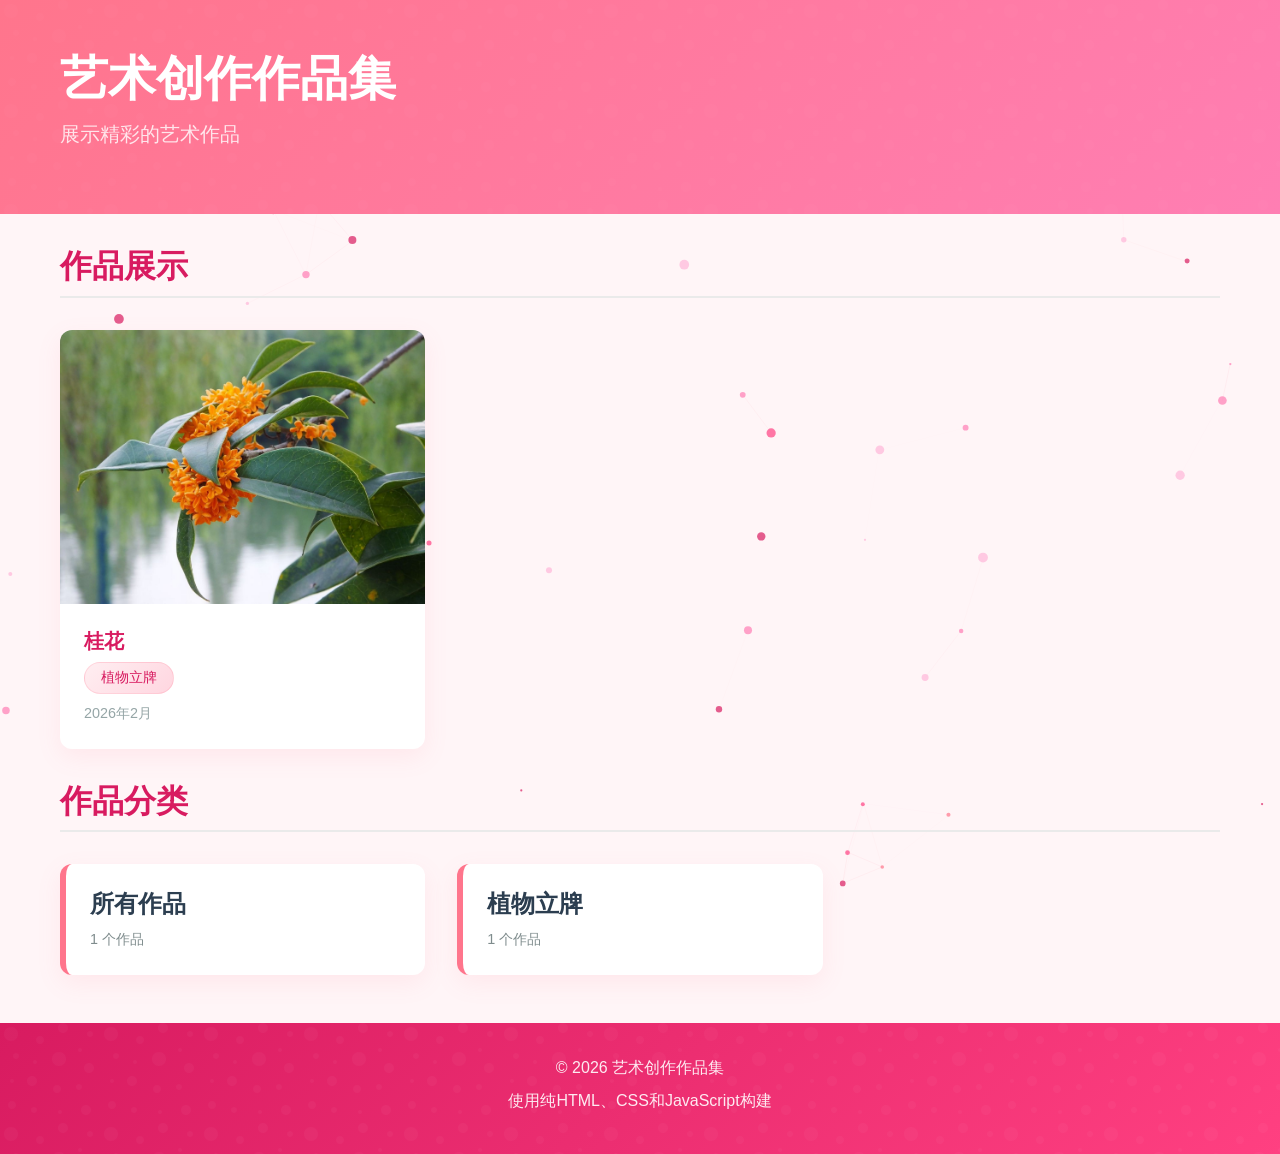
<file: index.html>
<!DOCTYPE html>
<html lang="zh-CN">
<head>
    <meta charset="UTF-8">
    <meta name="viewport" content="width=device-width, initial-scale=1.0">
    <title>作品集 - 艺术创作展示</title>
    <link rel="stylesheet" href="styles/main.css">
    <link rel="icon" href="data:image/svg+xml,<svg xmlns=%22http://www.w3.org/2000/svg%22 viewBox=%220 0 100 100%22><text y=%22.9em%22 font-size=%2290%22>🎨</text></svg>">
</head>
<body>
    <header>
        <div class="container">
            <h1>艺术创作作品集</h1>
            <p class="subtitle">展示精彩的艺术作品</p>
        </div>
    </header>

    <main class="container">
        <section id="artworks-grid">
            <h2>作品展示</h2>
            <div class="artworks-container">
                <!-- 作品将通过JavaScript动态加载 -->
                <div class="loading">正在加载作品...</div>
            </div>
        </section>

        <section id="categories">
            <h2>作品分类</h2>
            <div class="categories-container">
                <!-- 分类将通过JavaScript动态加载 -->
                <div class="loading">正在加载分类...</div>
            </div>
        </section>
    </main>

    <footer>
        <div class="container">
            <p>© <span id="current-year"></span> 艺术创作作品集</p>
            <p>使用纯HTML、CSS和JavaScript构建</p>
        </div>
    </footer>

    <script src="scripts/particles.js"></script>
    <script src="scripts/main.js"></script>
    <script>
        // 设置当前年份
        document.getElementById('current-year').textContent = new Date().getFullYear();
    </script>
</body>
</html>
</file>
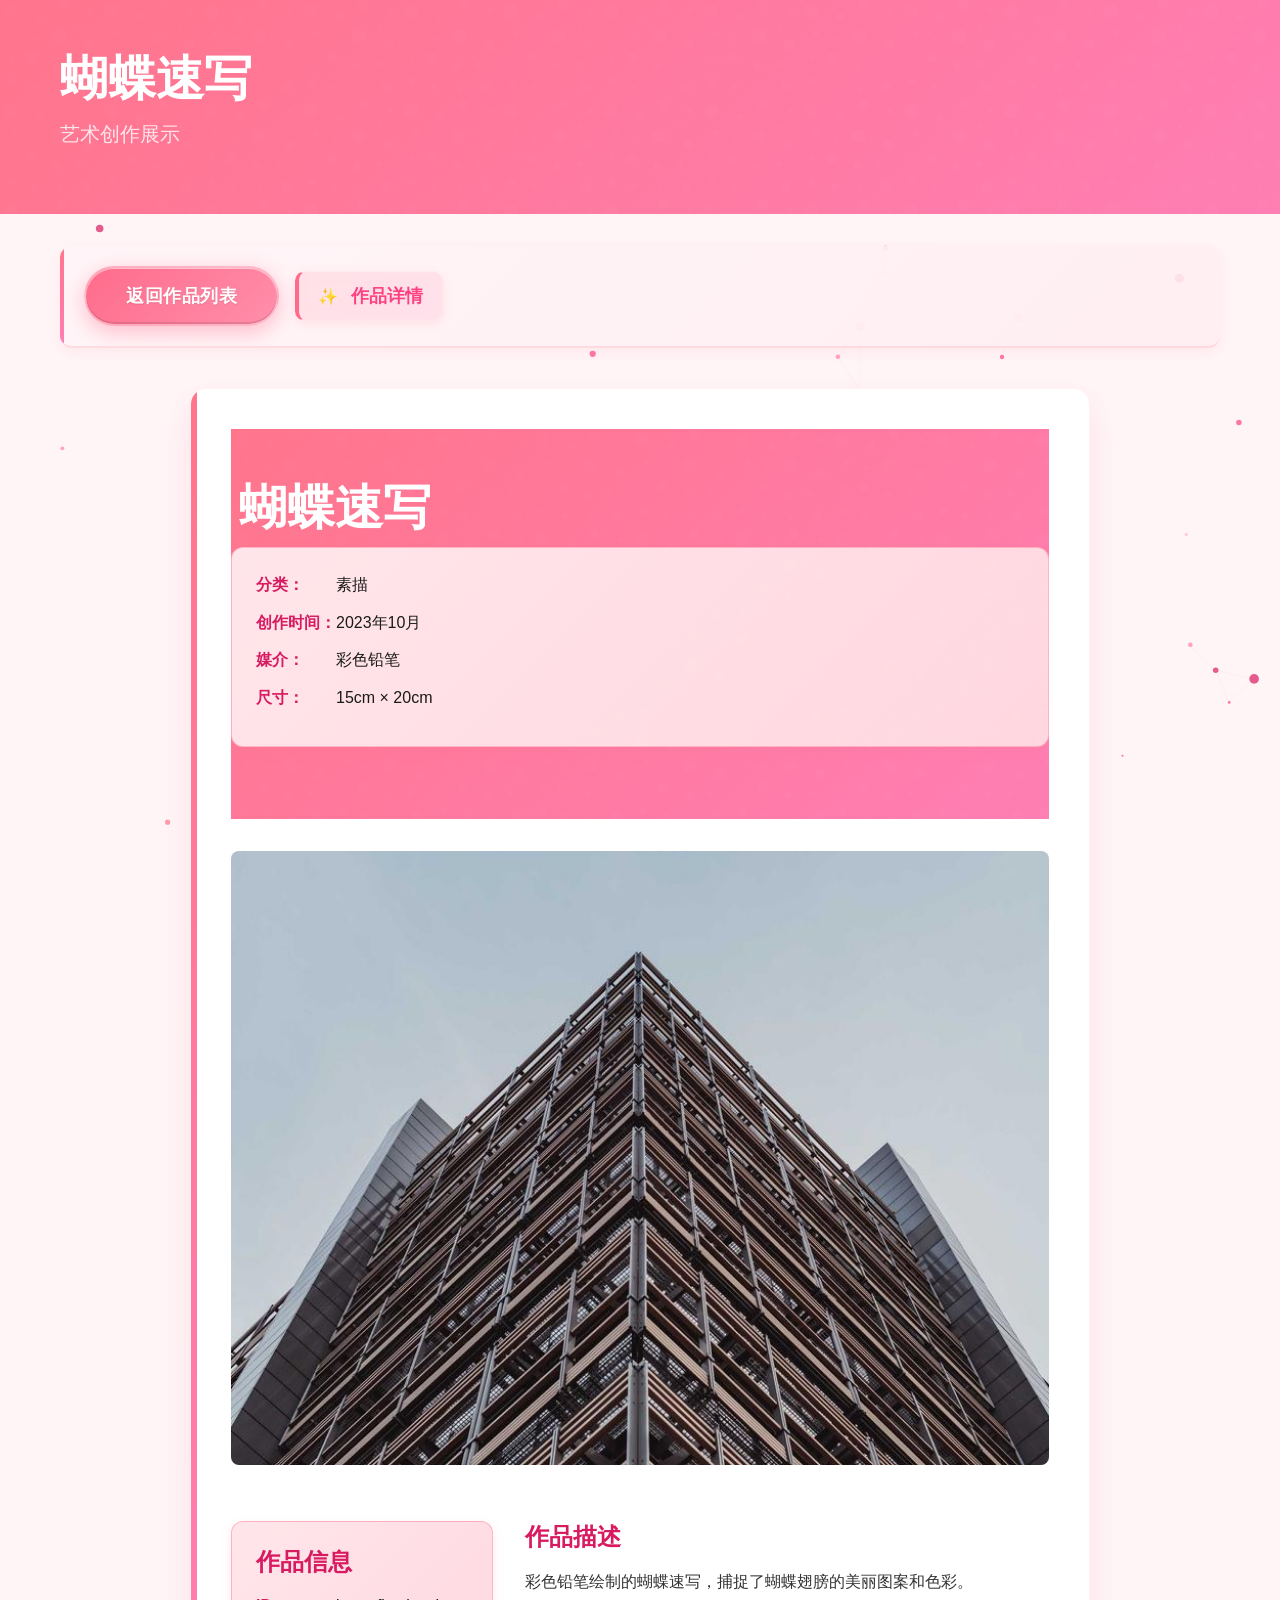
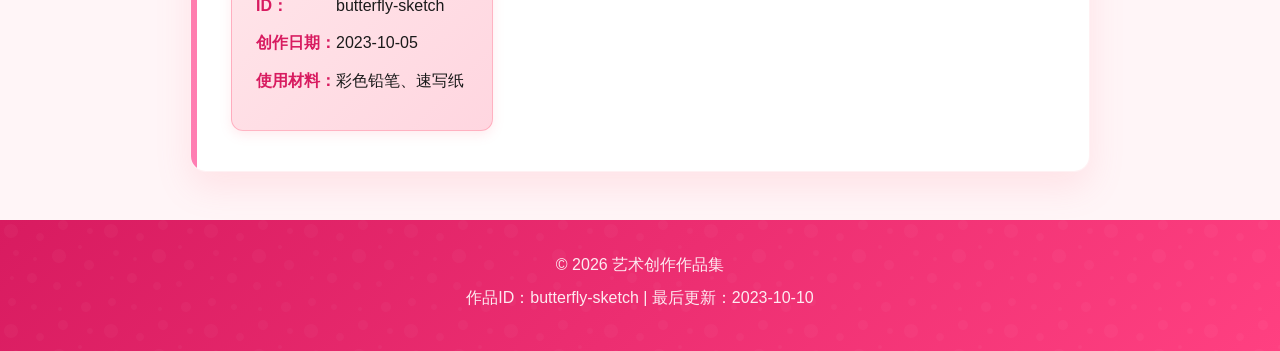
<file: works/butterfly-sketch/index.html>
<!DOCTYPE html>
<html lang="zh-CN">
<head>
    <meta charset="UTF-8">
    <meta name="viewport" content="width=device-width, initial-scale=1.0">
    <title>蝴蝶速写 - 作品集</title>
    <link rel="stylesheet" href="../../styles/main.css">
    <link rel="icon" href="data:image/svg+xml,<svg xmlns=%22http://www.w3.org/2000/svg%22 viewBox=%220 0 100 100%22><text y=%22.9em%22 font-size=%2290%22>🎨</text></svg>">
</head>
<body>
    <header>
        <div class="container">
            <h1><a href="../../index.html" style="color: white; text-decoration: none;">作品集</a></h1>
            <p class="subtitle">艺术创作展示</p>
        </div>
    </header>

    <main class="container">
        <nav class="work-navigation">
            <div class="work-navigation-left">
                <a href="../../index.html" class="button return-button">返回作品列表</a>
                <span class="work-navigation-title">作品详情</span>
            </div>
        </nav>

        <article class="work-detail">
            <header>
                <h1 data-field="title">蝴蝶速写</h1>
                <div class="work-meta" style="margin-bottom: 1.5rem;">
                    <p><strong>分类：</strong><span data-field="category">素描</span></p>
                    <p><strong>创作时间：</strong><span data-field="date">2023年10月</span></p>
                    <p><strong>媒介：</strong><span data-field="medium">彩色铅笔</span></p>
                    <p><strong>尺寸：</strong><span data-field="size">15cm × 20cm</span></p>
                </div>
            </header>

            <section class="work-media">
                <div class="work-image-container">
                    <img src="images/main.jpg"
                         alt="蝴蝶速写彩色铅笔作品"
                         class="work-image"
                         id="main-work-image" data-field="mainImage">
                </div>
            </section>

            <section class="work-info">
                <div class="work-meta">
                    <h3>作品信息</h3>
                    <p><strong>ID：</strong><span data-field="id">butterfly-sketch</span></p>
                    <p><strong>创作日期：</strong><span data-field="createdAt">2023-10-05</span></p>
                    <p><strong>使用材料：</strong><span data-field="materials">彩色铅笔、速写纸</span></p>
                </div>

                <div class="work-description">
                    <h3>作品描述</h3>
                    <p data-field="description">彩色铅笔绘制的蝴蝶速写，捕捉了蝴蝶翅膀的美丽图案和色彩。</p>
                </div>
            </section>
        </article>
    </main>

    <footer>
        <div class="container">
            <p>© <span id="current-year"></span> 艺术创作作品集</p>
            <p>作品ID：<span data-field="id">butterfly-sketch</span> | 最后更新：<span data-field="updatedAt">2023-10-10</span></p>
        </div>
    </footer>

    <script src="../../scripts/particles.js"></script>
    <script src="../../scripts/work-loader.js"></script>
    <script>
        document.getElementById('current-year').textContent = new Date().getFullYear();
    </script>
</body>
</html>
</file>
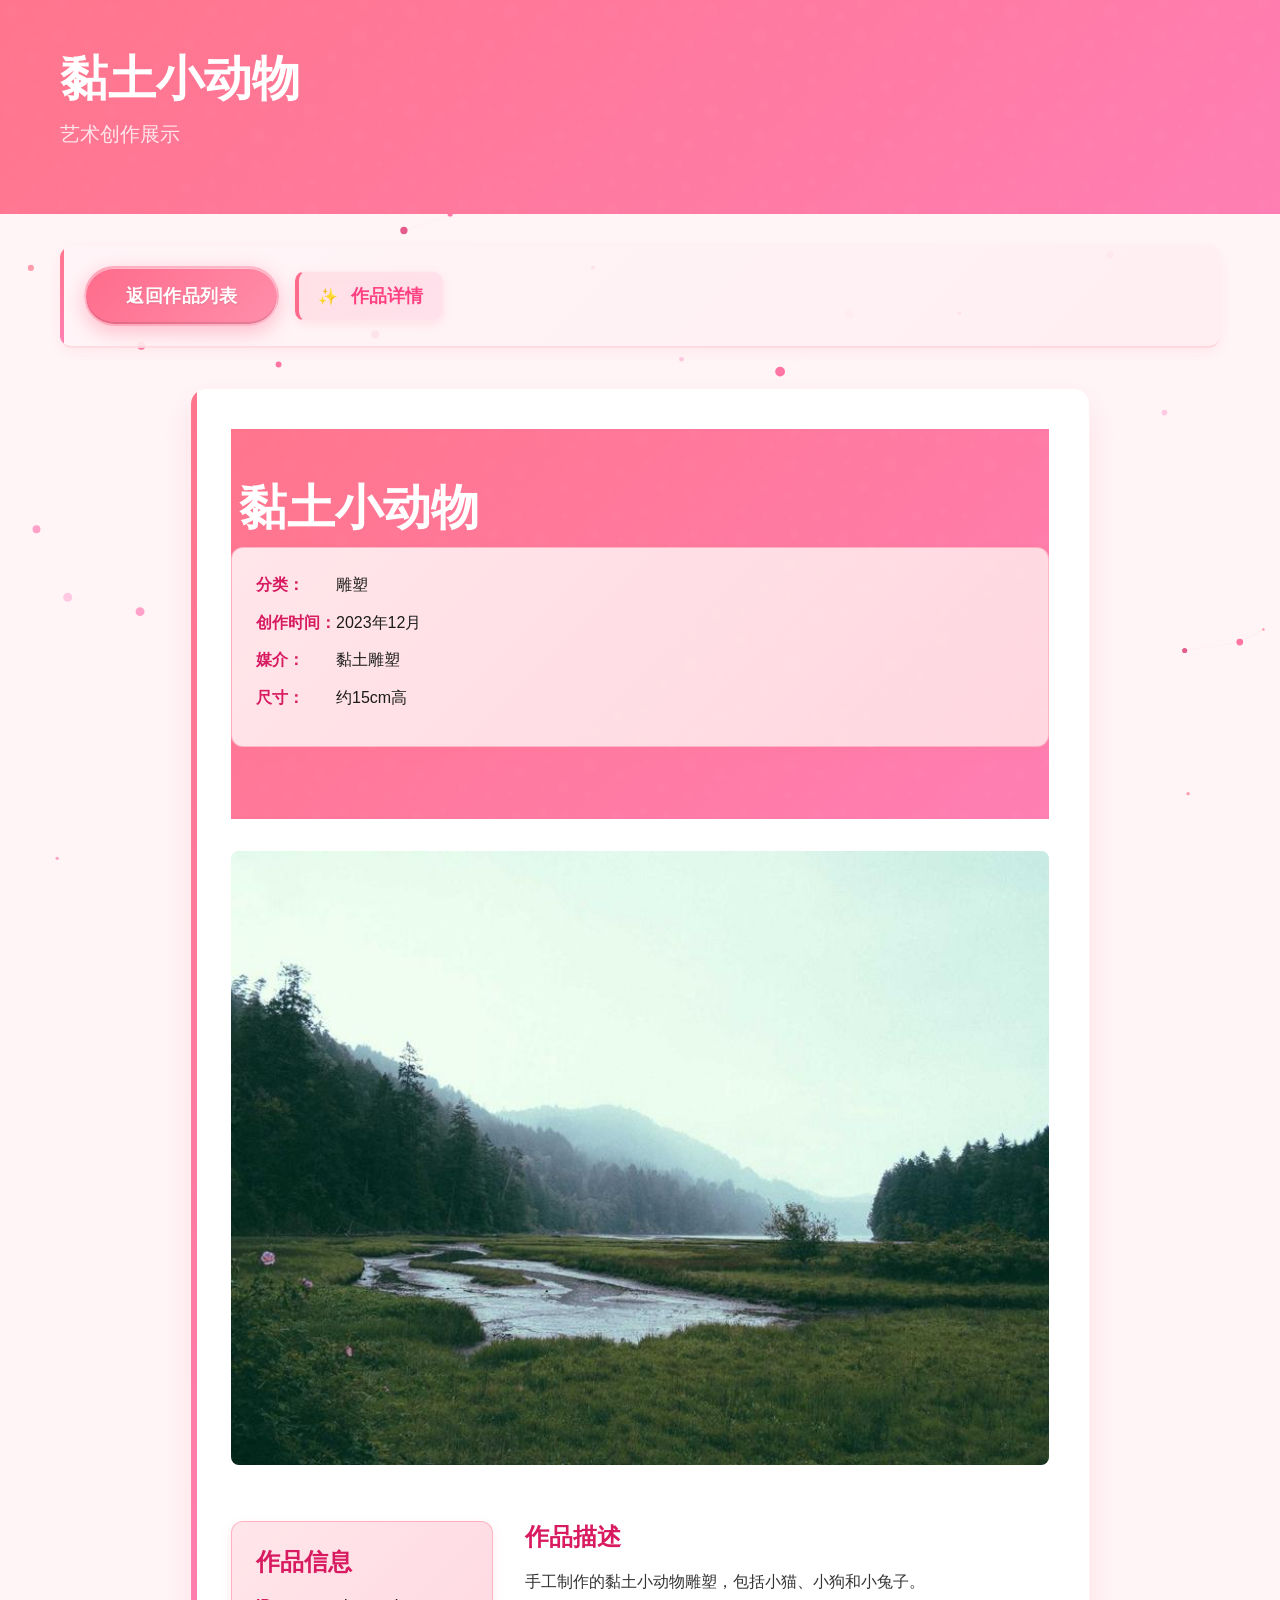
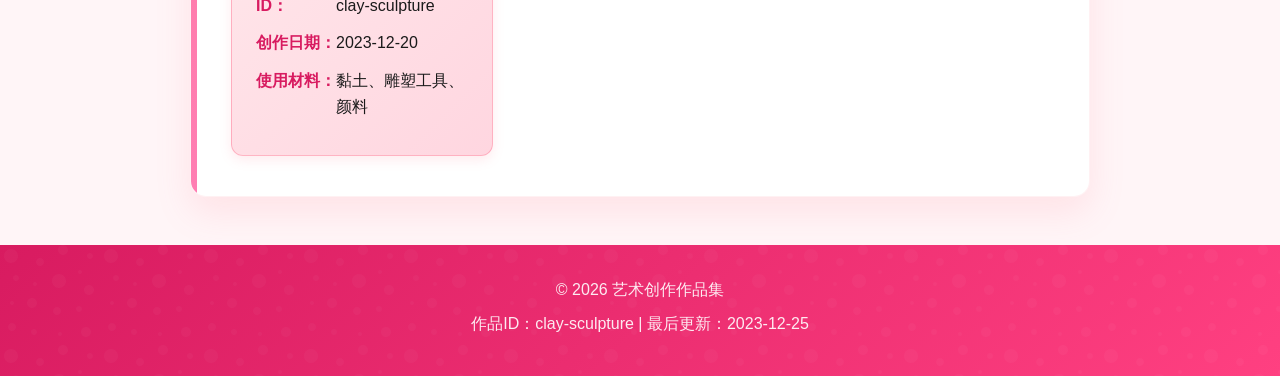
<file: works/clay-sculpture/index.html>
<!DOCTYPE html>
<html lang="zh-CN">
<head>
    <meta charset="UTF-8">
    <meta name="viewport" content="width=device-width, initial-scale=1.0">
    <title>黏土小动物 - 作品集</title>
    <link rel="stylesheet" href="../../styles/main.css">
    <link rel="icon" href="data:image/svg+xml,<svg xmlns=%22http://www.w3.org/2000/svg%22 viewBox=%220 0 100 100%22><text y=%22.9em%22 font-size=%2290%22>🎨</text></svg>">
</head>
<body>
    <header>
        <div class="container">
            <h1><a href="../../index.html" style="color: white; text-decoration: none;">作品集</a></h1>
            <p class="subtitle">艺术创作展示</p>
        </div>
    </header>

    <main class="container">
        <nav class="work-navigation">
            <div class="work-navigation-left">
                <a href="../../index.html" class="button return-button">返回作品列表</a>
                <span class="work-navigation-title">作品详情</span>
            </div>
        </nav>

        <article class="work-detail">
            <header>
                <h1 data-field="title">黏土小动物</h1>
                <div class="work-meta" style="margin-bottom: 1.5rem;">
                    <p><strong>分类：</strong><span data-field="category">雕塑</span></p>
                    <p><strong>创作时间：</strong><span data-field="date">2023年12月</span></p>
                    <p><strong>媒介：</strong><span data-field="medium">黏土雕塑</span></p>
                    <p><strong>尺寸：</strong><span data-field="size">约15cm高</span></p>
                </div>
            </header>

            <section class="work-media">
                <div class="work-image-container">
                    <img src="images/main.jpg"
                         alt="黏土小动物雕塑作品"
                         class="work-image"
                         id="main-work-image" data-field="mainImage">
                </div>
            </section>

            <section class="work-info">
                <div class="work-meta">
                    <h3>作品信息</h3>
                    <p><strong>ID：</strong><span data-field="id">clay-sculpture</span></p>
                    <p><strong>创作日期：</strong><span data-field="createdAt">2023-12-20</span></p>
                    <p><strong>使用材料：</strong><span data-field="materials">黏土、雕塑工具、颜料</span></p>
                </div>

                <div class="work-description">
                    <h3>作品描述</h3>
                    <p data-field="description">手工制作的黏土小动物雕塑，包括小猫、小狗和小兔子。</p>
                </div>
            </section>
        </article>
    </main>

    <footer>
        <div class="container">
            <p>© <span id="current-year"></span> 艺术创作作品集</p>
            <p>作品ID：<span data-field="id">clay-sculpture</span> | 最后更新：<span data-field="updatedAt">2023-12-25</span></p>
        </div>
    </footer>

    <script src="../../scripts/particles.js"></script>
    <script src="../../scripts/work-loader.js"></script>
    <script>
        document.getElementById('current-year').textContent = new Date().getFullYear();
    </script>
</body>
</html>
</file>
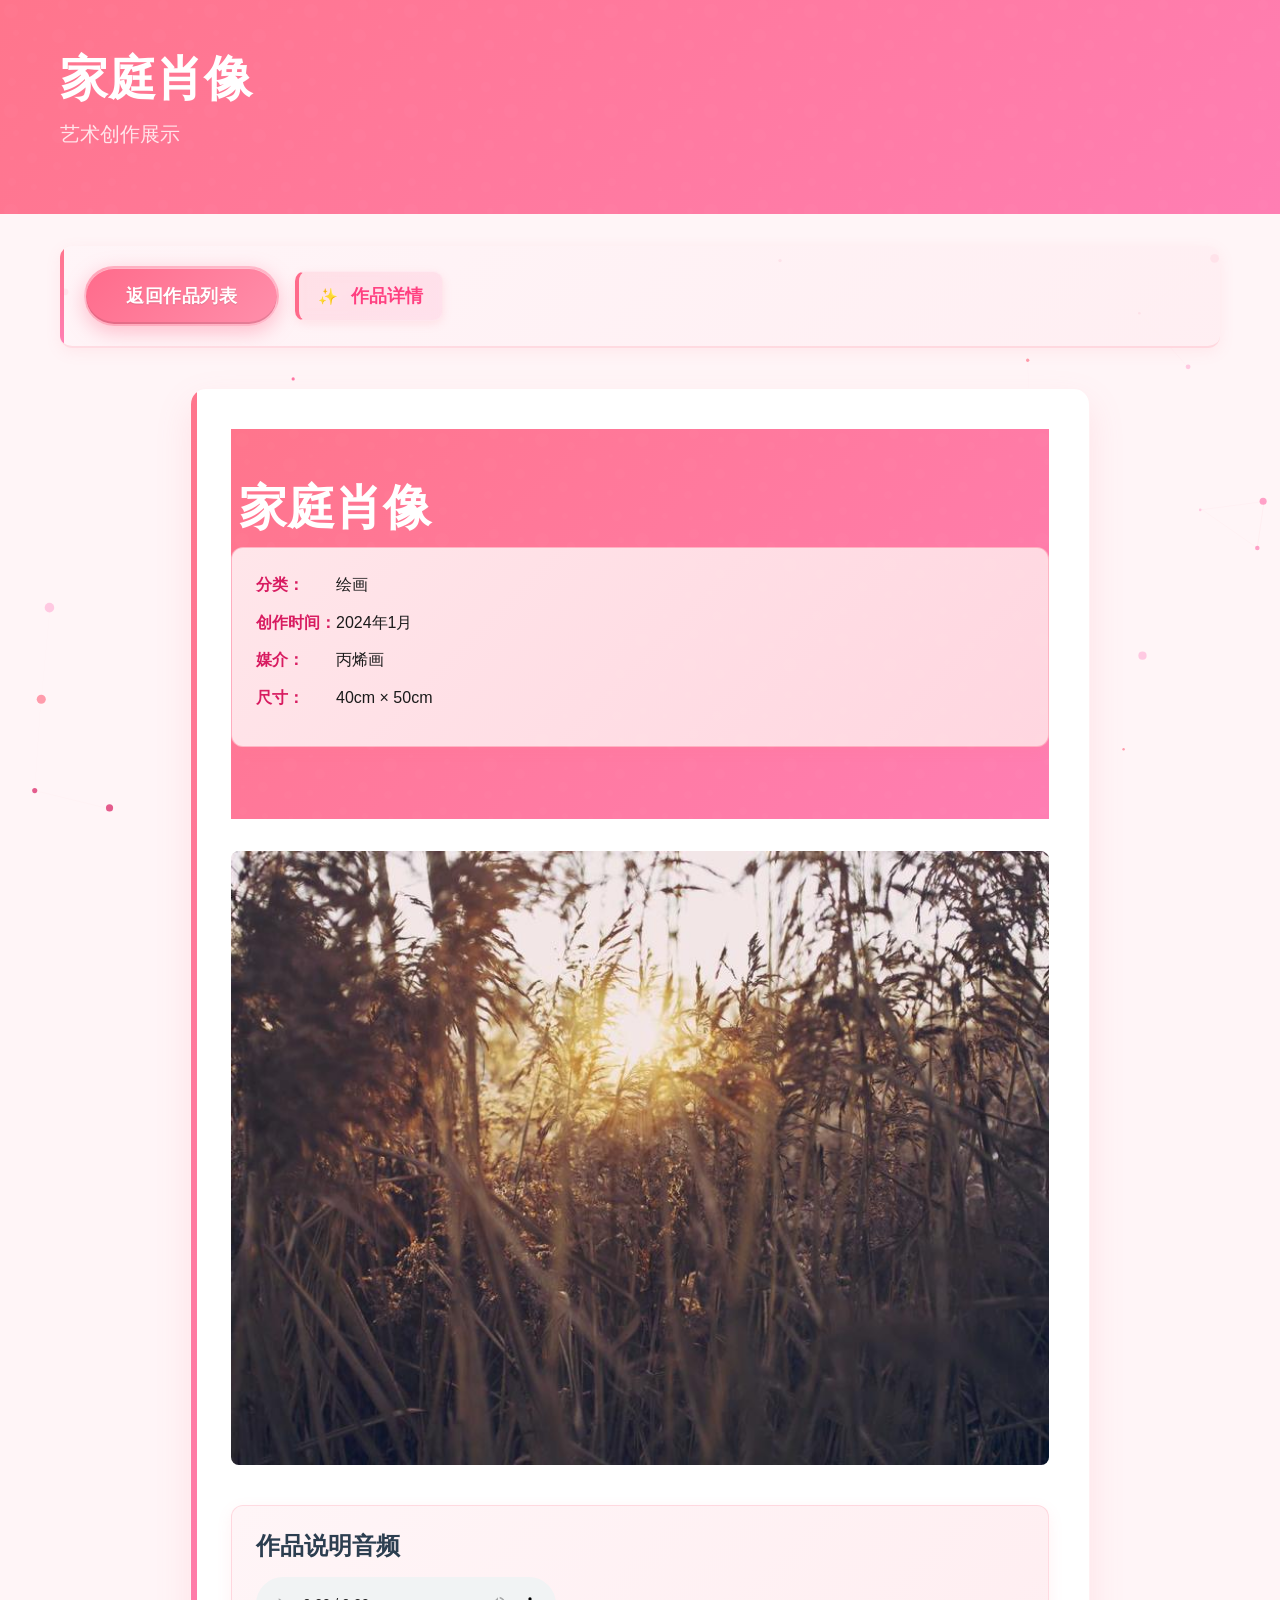
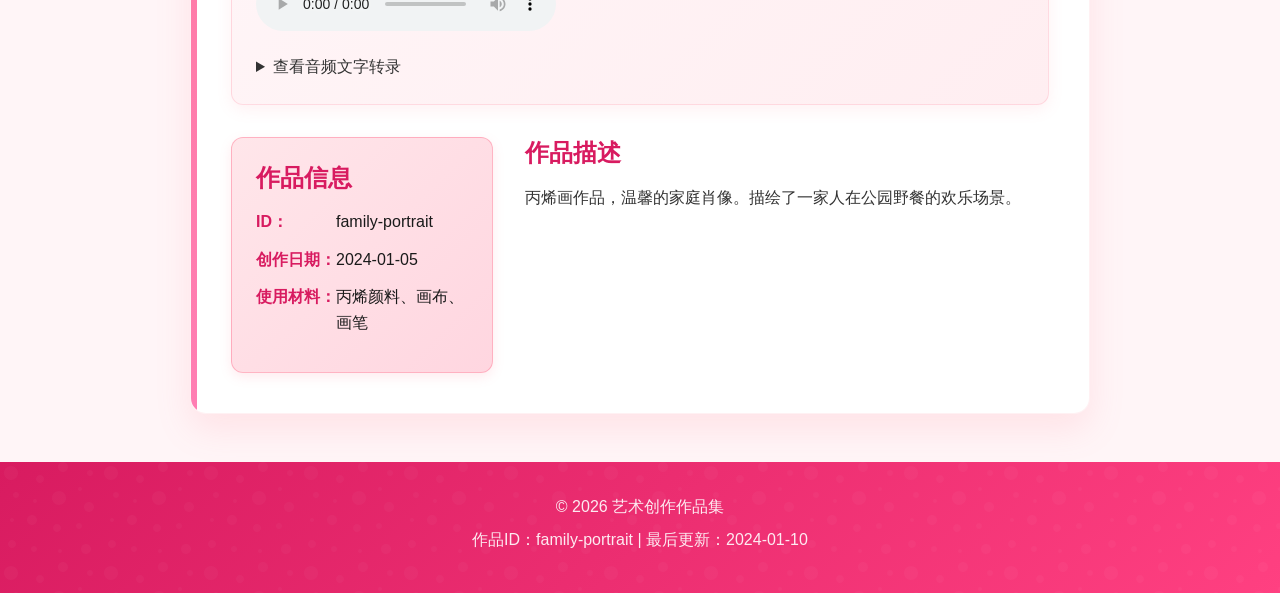
<file: works/family-portrait/index.html>
<!DOCTYPE html>
<html lang="zh-CN">
<head>
    <meta charset="UTF-8">
    <meta name="viewport" content="width=device-width, initial-scale=1.0">
    <title>家庭肖像 - 作品集</title>
    <link rel="stylesheet" href="../../styles/main.css">
    <link rel="icon" href="data:image/svg+xml,<svg xmlns=%22http://www.w3.org/2000/svg%22 viewBox=%220 0 100 100%22><text y=%22.9em%22 font-size=%2290%22>🎨</text></svg>">
</head>
<body>
    <header>
        <div class="container">
            <h1><a href="../../index.html" style="color: white; text-decoration: none;">作品集</a></h1>
            <p class="subtitle">艺术创作展示</p>
        </div>
    </header>

    <main class="container">
        <nav class="work-navigation">
            <div class="work-navigation-left">
                <a href="../../index.html" class="button return-button">返回作品列表</a>
                <span class="work-navigation-title">作品详情</span>
            </div>
        </nav>

        <article class="work-detail">
            <header>
                <h1 data-field="title">家庭肖像</h1>
                <div class="work-meta" style="margin-bottom: 1.5rem;">
                    <p><strong>分类：</strong><span data-field="category">绘画</span></p>
                    <p><strong>创作时间：</strong><span data-field="date">2024年1月</span></p>
                    <p><strong>媒介：</strong><span data-field="medium">丙烯画</span></p>
                    <p><strong>尺寸：</strong><span data-field="size">40cm × 50cm</span></p>
                </div>
            </header>

            <section class="work-media">
                <div class="work-image-container">
                    <img src="images/main.jpg"
                         alt="家庭肖像丙烯画作品"
                         class="work-image"
                         id="main-work-image" data-field="mainImage">
                </div>

                <div class="audio-player">
                    <h3>作品说明音频</h3>
                    <audio controls autoplay>
                        <source src="audio/description.m4a" type="audio/mp4">
                        您的浏览器不支持音频播放。
                    </audio>
                    <div class="audio-transcript" style="margin-top: 1rem;">
                        <details>
                            <summary>查看音频文字转录</summary>
                            <p style="margin-top: 0.5rem;">这是一幅丙烯画作品，描绘了一家人在公园野餐的欢乐场景。画面中心是爸爸妈妈和孩子，他们坐在野餐垫上，周围是绿树和鲜花。我特别注重表现家庭成员之间的互动和情感连接，通过色彩和构图来营造温馨愉快的氛围。</p>
                        </details>
                    </div>
                </div>
            </section>

            <section class="work-info">
                <div class="work-meta">
                    <h3>作品信息</h3>
                    <p><strong>ID：</strong><span data-field="id">family-portrait</span></p>
                    <p><strong>创作日期：</strong><span data-field="createdAt">2024-01-05</span></p>
                    <p><strong>使用材料：</strong><span data-field="materials">丙烯颜料、画布、画笔</span></p>
                </div>

                <div class="work-description">
                    <h3>作品描述</h3>
                    <p data-field="description">丙烯画作品，温馨的家庭肖像。描绘了一家人在公园野餐的欢乐场景。</p>
                </div>
            </section>
        </article>
    </main>

    <footer>
        <div class="container">
            <p>© <span id="current-year"></span> 艺术创作作品集</p>
            <p>作品ID：<span data-field="id">family-portrait</span> | 最后更新：<span data-field="updatedAt">2024-01-10</span></p>
        </div>
    </footer>

    <script src="../../scripts/particles.js"></script>
    <script src="../../scripts/work-loader.js"></script>
    <script>
        // 设置当前年份
        document.getElementById('current-year').textContent = new Date().getFullYear();

        // 音频播放器增强
        const audioPlayers = document.querySelectorAll('audio');
        audioPlayers.forEach(player => {
            player.addEventListener('play', function() {
                // 暂停其他音频
                audioPlayers.forEach(other => {
                    if (other !== player && !other.paused) {
                        other.pause();
                    }
                });
            });
        });

        // 音频自动播放功能（带重试机制）
        const audioElement = document.querySelector('audio');
        if (audioElement) {
            // 检测是否在微信浏览器中
            const isWeChatBrowser = /MicroMessenger/i.test(navigator.userAgent);

            if (isWeChatBrowser) {
                // 微信浏览器环境：使用微信特定的音频播放策略
                console.log('检测到微信浏览器，启用微信特定音频播放策略');

                // 微信JS-SDK准备就绪事件
                document.addEventListener('WeixinJSBridgeReady', function() {
                    console.log('WeixinJSBridgeReady，尝试播放音频');
                    tryAutoPlayWithRetry(audioElement, 3, 0);
                }, false);

                // 同时仍然执行常规的延迟播放（作为后备）
                setTimeout(() => {
                    tryAutoPlayWithRetry(audioElement, 3, 0);
                }, 1000); // 1秒延迟
            } else {
                // 非微信浏览器：使用常规延迟播放
                setTimeout(() => {
                    tryAutoPlayWithRetry(audioElement, 3, 0);
                }, 1000); // 1秒延迟
            }
        }

        // 带重试的自动播放函数
        function tryAutoPlayWithRetry(audioElement, maxRetries = 3, retryCount = 0) {
            console.log(`尝试自动播放音频 (重试次数: ${retryCount}/${maxRetries})`);

            const playPromise = audioElement.play();

            if (playPromise !== undefined) {
                playPromise.then(() => {
                    console.log('音频自动播放成功');
                }).catch(error => {
                    // 自动播放被阻止
                    console.log('自动播放被阻止:', error.name, error.message);

                    // 检查是否是自动播放被阻止的错误
                    const isAutoplayError = error.name.includes('NotAllowedError') ||
                                          error.name.includes('NotSupportedError') ||
                                          error.message.includes('user gesture') ||
                                          error.message.includes('autoplay');

                    if (isAutoplayError && retryCount < maxRetries) {
                        // 计算重试延迟（递增：2秒, 5秒, 8秒）
                        const retryDelay = 2000 + (retryCount * 3000); // 2秒, 5秒, 8秒
                        console.log(`将在 ${retryDelay/1000} 秒后重试，或点击页面立即重试`);

                        // 设置超时重试
                        const retryTimer = setTimeout(() => {
                            tryAutoPlayWithRetry(audioElement, maxRetries, retryCount + 1);
                        }, retryDelay);

                        // 添加用户交互监听器（点击页面立即重试）
                        const handleUserInteraction = () => {
                            console.log('检测到用户交互，立即重试音频播放');
                            clearTimeout(retryTimer); // 取消超时重试
                            document.removeEventListener('click', handleUserInteraction);
                            document.removeEventListener('touchstart', handleUserInteraction);
                            tryAutoPlayWithRetry(audioElement, maxRetries, retryCount + 1);
                        };

                        // 监听点击和触摸事件
                        document.addEventListener('click', handleUserInteraction, { once: true });
                        document.addEventListener('touchstart', handleUserInteraction, { once: true });
                    } else {
                        // 重试次数用尽或不是自动播放错误，显示提示
                        console.log('自动播放重试失败，显示用户提示');
                        showAutoPlayPrompt(audioElement);
                    }
                });
            }
        }

        // 显示自动播放提示
        function showAutoPlayPrompt(audioElement) {
            // 创建提示元素
            const prompt = document.createElement('div');
            prompt.className = 'autoplay-prompt';
            prompt.innerHTML = `
                <p>音频已准备就绪，点击按钮播放</p>
                <button class="play-button">播放音频</button>
            `;

            // 添加到音频播放器区域
            const audioPlayer = document.querySelector('.audio-player');
            if (audioPlayer) {
                audioPlayer.appendChild(prompt);

                // 添加播放按钮事件
                const playButton = prompt.querySelector('.play-button');
                playButton.addEventListener('click', function() {
                    audioElement.play().catch(e => console.log('播放失败:', e));
                    prompt.remove();
                });
            }
        }

        // 可访问性增强
        document.addEventListener('keydown', function(e) {
            if (e.key === 'Tab') {
                document.body.classList.add('keyboard-navigation');
            }
        });

        document.addEventListener('mousedown', function() {
            document.body.classList.remove('keyboard-navigation');
        });
    </script>
</body>
</html>
</file>
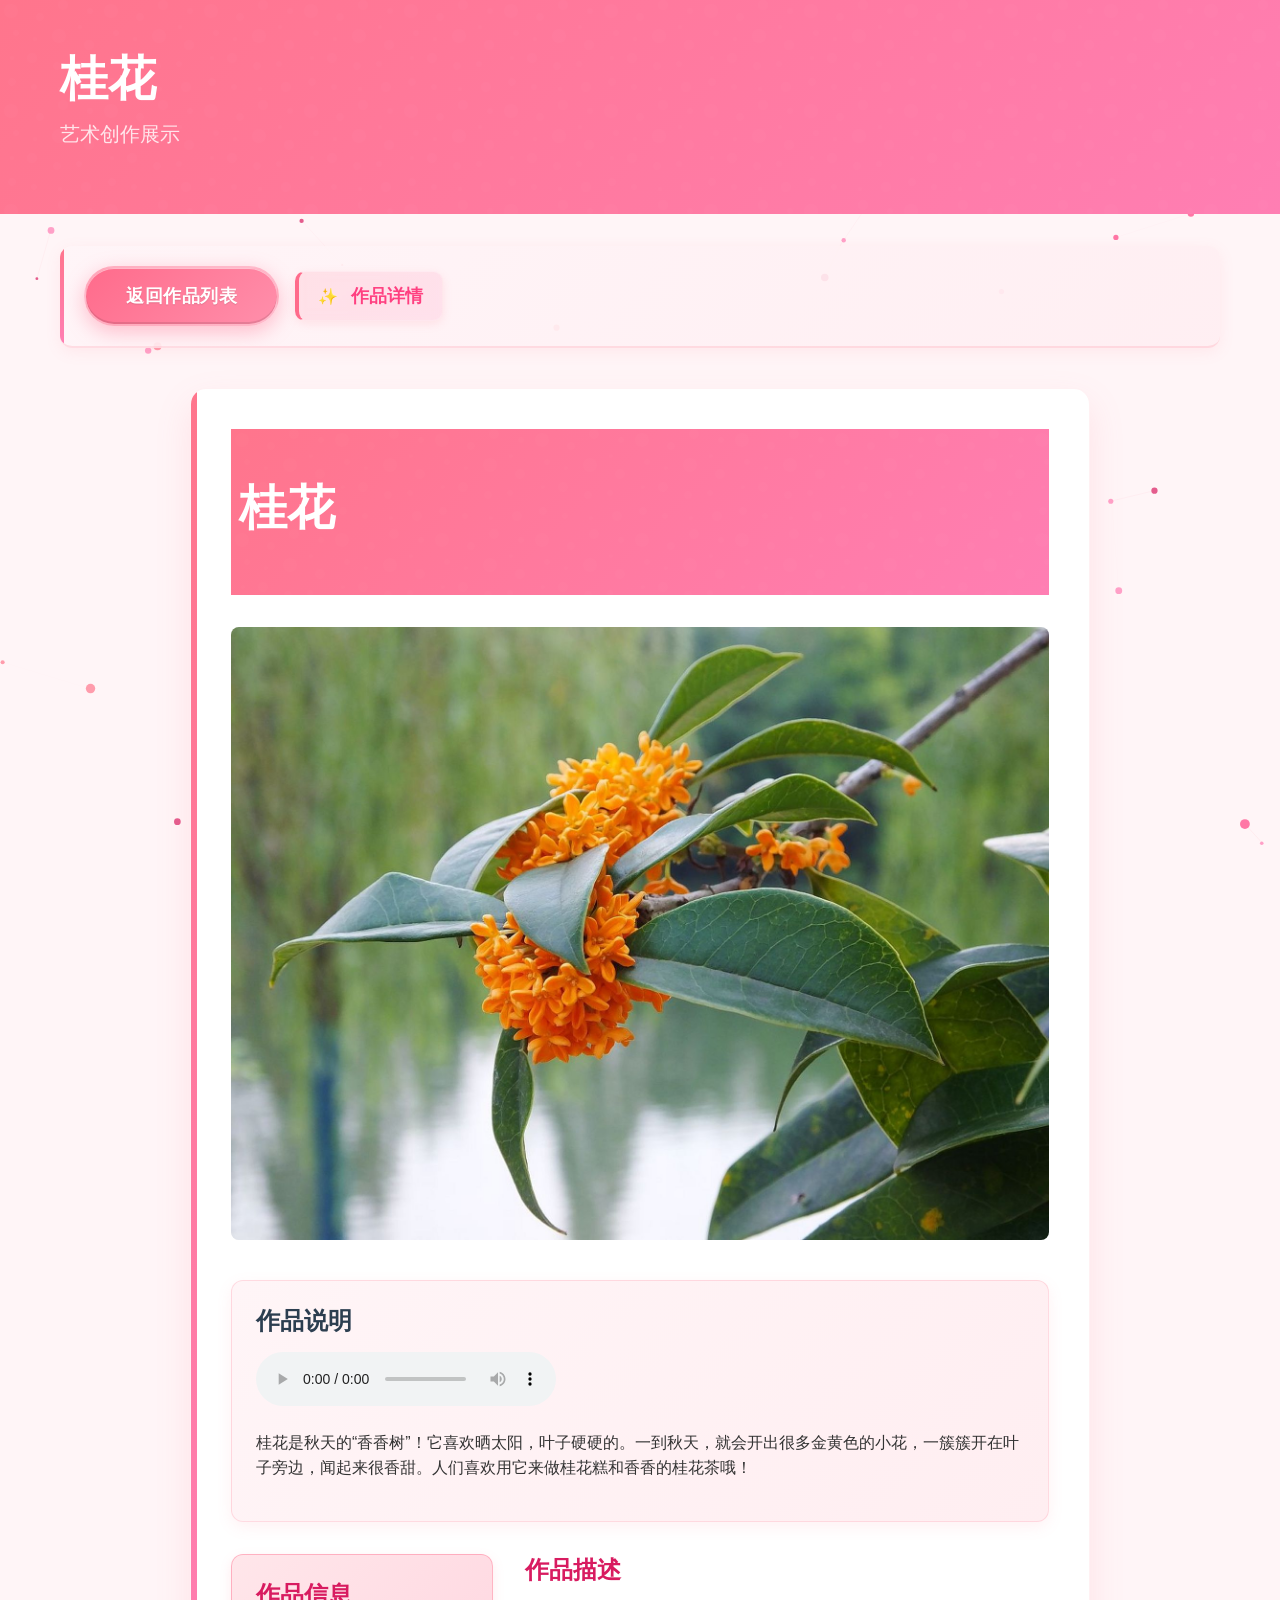
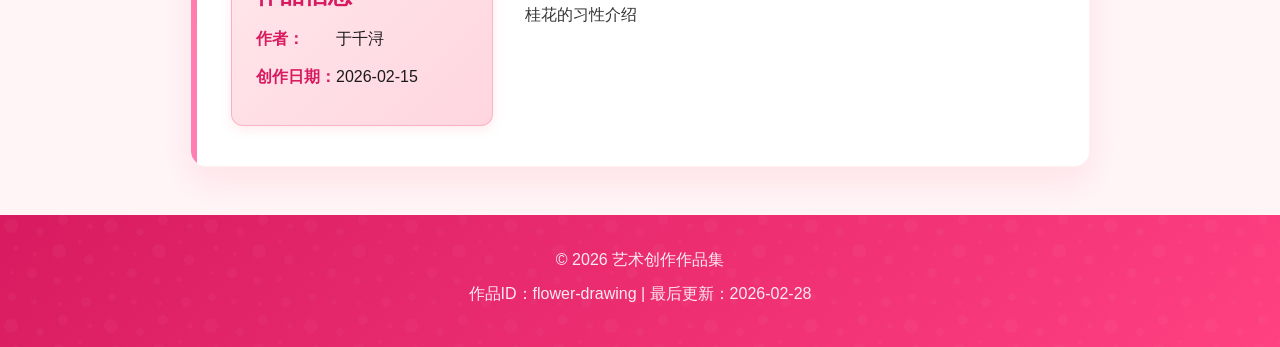
<file: works/flower-drawing/index.html>
<!DOCTYPE html>
<html lang="zh-CN">
<head>
    <meta charset="UTF-8">
    <meta name="viewport" content="width=device-width, initial-scale=1.0">
    <title>春日花朵 - 作品集</title>
    <link rel="stylesheet" href="../../styles/main.css">
    <link rel="icon" href="data:image/svg+xml,<svg xmlns=%22http://www.w3.org/2000/svg%22 viewBox=%220 0 100 100%22><text y=%22.9em%22 font-size=%2290%22>🎨</text></svg>">
</head>
<body>
    <header>
        <div class="container">
            <h1><a href="../../index.html" style="color: white; text-decoration: none;">作品集</a></h1>
            <p class="subtitle">艺术创作展示</p>
        </div>
    </header>

    <main class="container">
        <nav class="work-navigation">
            <div class="work-navigation-left">
                <a href="../../index.html" class="button return-button">返回作品列表</a>
                <span class="work-navigation-title">作品详情</span>
            </div>
        </nav>

        <article class="work-detail">
            <header>
                <h1 data-field="title"></h1>
            </header>

            <section class="work-media">
                <div class="work-image-container">
                    <img src="images/main.jpg"
                         alt="春日花朵铅笔素描作品"
                         class="work-image"
                         id="main-work-image"
                         data-field="mainImage">
                </div>
                <div class="audio-player">
                    <h3>作品说明</h3>
                    <audio controls autoplay>
                        <source src="audio/guihua.m4a" type="audio/mp4">
                        您的浏览器不支持音频播放。
                    </audio>
                    <div class="audio-transcript" style="margin-top: 1rem;">
                        <!-- <details> -->
                            <!-- <summary>查看音频文字转录</summary> -->
                            <p style="margin-top: 0.5rem;">桂花是秋天的“香香树”！它喜欢晒太阳，叶子硬硬的。一到秋天，就会开出很多金黄色的小花，一簇簇开在叶子旁边，闻起来很香甜。人们喜欢用它来做桂花糕和香香的桂花茶哦！</p>
                        <!-- </details> -->
                    </div>
                </div>
            </section>

            <section class="work-info">
                <div class="work-meta">
                    <h3>作品信息</h3>
                    <p><strong>作者：</strong><span data-field="arauthor">于千浔</span></p>
                    <p><strong>创作日期：</strong><span data-field="createdAt">2026-02-10</span></p>
                </div>

                <div class="work-description">
                    <h3>作品描述</h3>
                    <p data-field="description">铅笔素描作品，描绘春天盛开的花朵。仔细观察了花瓣的形态和纹理，尝试表现花朵的生命力。</p>
                </div>
            </section>
        </article>
    </main>

    <footer>
        <div class="container">
            <p>© <span id="current-year"></span> 艺术创作作品集</p>
            <p>作品ID：<span data-field="id">flower-drawing</span> | 最后更新：<span data-field="updatedAt">2024-02-15</span></p>
        </div>
    </footer>

    <script src="../../scripts/particles.js"></script>
    <script src="../../scripts/work-loader.js"></script>
    <script>
        // 设置当前年份
        document.getElementById('current-year').textContent = new Date().getFullYear();

        // 可访问性增强
        document.addEventListener('keydown', function(e) {
            if (e.key === 'Tab') {
                document.body.classList.add('keyboard-navigation');
            }
        });

        document.addEventListener('mousedown', function() {
            document.body.classList.remove('keyboard-navigation');
        });

        // 音频自动播放功能（带重试机制）
        const audioElement = document.querySelector('audio');
        if (audioElement) {
            // 检测是否在微信浏览器中
            const isWeChatBrowser = /MicroMessenger/i.test(navigator.userAgent);

            if (isWeChatBrowser) {
                // 微信浏览器环境：使用微信特定的音频播放策略
                console.log('检测到微信浏览器，启用微信特定音频播放策略');

                // 微信JS-SDK准备就绪事件
                document.addEventListener('WeixinJSBridgeReady', function() {
                    console.log('WeixinJSBridgeReady，尝试播放音频');
                    tryAutoPlayWithRetry(audioElement, 3, 0);
                }, false);

                // 同时仍然执行常规的延迟播放（作为后备）
                setTimeout(() => {
                    tryAutoPlayWithRetry(audioElement, 3, 0);
                }, 1000); // 1秒延迟
            } else {
                // 非微信浏览器：使用常规延迟播放
                setTimeout(() => {
                    tryAutoPlayWithRetry(audioElement, 3, 0);
                }, 1000); // 1秒延迟
            }
        }

        // 带重试和用户交互支持的自动播放函数
        function tryAutoPlayWithRetry(audioElement, maxRetries = 3, retryCount = 0) {
            console.log(`尝试自动播放音频 (重试次数: ${retryCount}/${maxRetries})`);

            const playPromise = audioElement.play();

            if (playPromise !== undefined) {
                playPromise.then(() => {
                    console.log('音频自动播放成功');
                }).catch(error => {
                    // 自动播放被阻止
                    console.log('自动播放被阻止:', error.name, error.message);

                    // 检查是否是自动播放被阻止的错误
                    const isAutoplayError = error.name.includes('NotAllowedError') ||
                                          error.name.includes('NotSupportedError') ||
                                          error.message.includes('user gesture') ||
                                          error.message.includes('autoplay');

                    if (isAutoplayError && retryCount < maxRetries) {
                        // 计算重试延迟（递增：2秒, 5秒, 8秒）
                        const retryDelay = 2000 + (retryCount * 3000); // 2秒, 5秒, 8秒
                        console.log(`将在 ${retryDelay/1000} 秒后重试，或点击页面立即重试`);

                        // 设置超时重试
                        const retryTimer = setTimeout(() => {
                            tryAutoPlayWithRetry(audioElement, maxRetries, retryCount + 1);
                        }, retryDelay);

                        // 添加用户交互监听器（点击页面立即重试）
                        const handleUserInteraction = () => {
                            console.log('检测到用户交互，立即重试音频播放');
                            clearTimeout(retryTimer); // 取消超时重试
                            document.removeEventListener('click', handleUserInteraction);
                            document.removeEventListener('touchstart', handleUserInteraction);
                            tryAutoPlayWithRetry(audioElement, maxRetries, retryCount + 1);
                        };

                        // 监听点击和触摸事件
                        document.addEventListener('click', handleUserInteraction, { once: true });
                        document.addEventListener('touchstart', handleUserInteraction, { once: true });
                    } else {
                        // 重试次数用尽或不是自动播放错误，显示提示
                        console.log('自动播放重试失败，显示用户提示');
                        showAutoPlayPrompt(audioElement);
                    }
                });
            }
        }

        // 显示自动播放提示
        function showAutoPlayPrompt(audioElement) {
            // 创建提示元素
            const prompt = document.createElement('div');
            prompt.className = 'autoplay-prompt';
            prompt.innerHTML = `
                <p>音频已准备就绪，点击按钮播放</p>
                <button class="play-button">播放音频</button>
            `;

            // 添加到音频播放器区域
            const audioPlayer = document.querySelector('.audio-player');
            if (audioPlayer) {
                audioPlayer.appendChild(prompt);

                // 添加播放按钮事件
                const playButton = prompt.querySelector('.play-button');
                playButton.addEventListener('click', function() {
                    audioElement.play().catch(e => console.log('播放失败:', e));
                    prompt.remove();
                });
            }
        }
    </script>
</body>
</html>
</file>
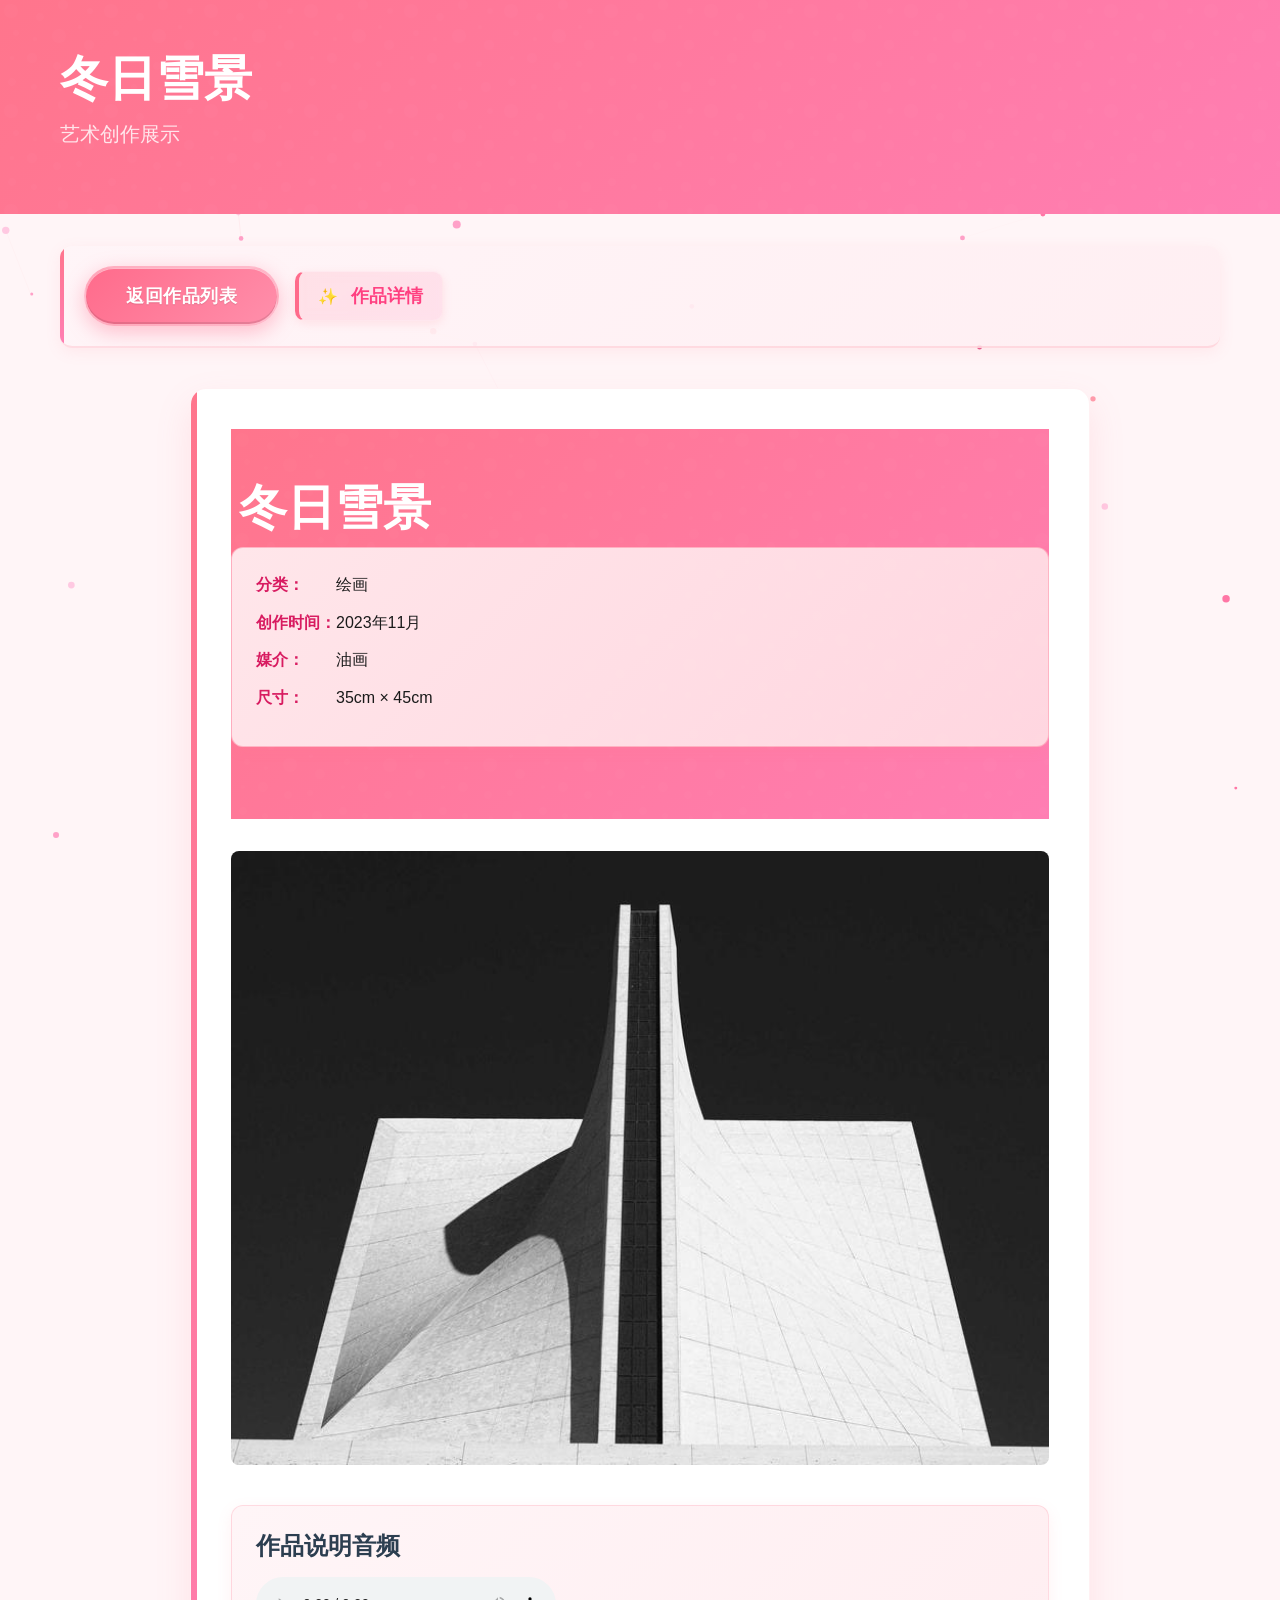
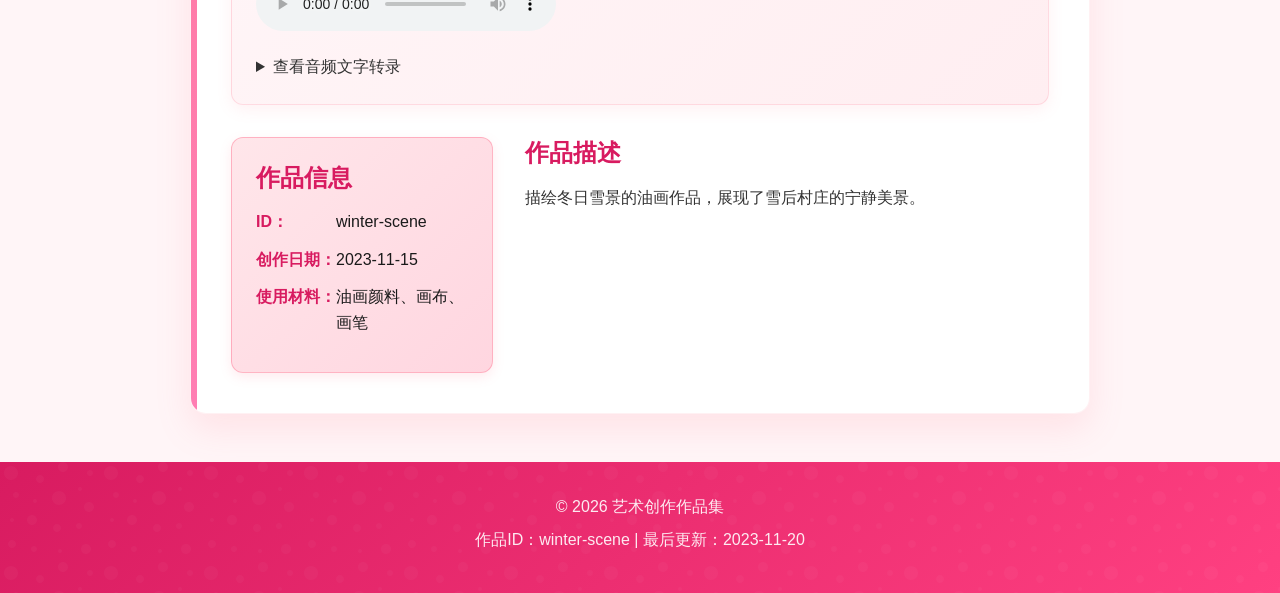
<file: works/winter-scene/index.html>
<!DOCTYPE html>
<html lang="zh-CN">
<head>
    <meta charset="UTF-8">
    <meta name="viewport" content="width=device-width, initial-scale=1.0">
    <title>冬日雪景 - 作品集</title>
    <link rel="stylesheet" href="../../styles/main.css">
    <link rel="icon" href="data:image/svg+xml,<svg xmlns=%22http://www.w3.org/2000/svg%22 viewBox=%220 0 100 100%22><text y=%22.9em%22 font-size=%2290%22>🎨</text></svg>">
</head>
<body>
    <header>
        <div class="container">
            <h1><a href="../../index.html" style="color: white; text-decoration: none;">作品集</a></h1>
            <p class="subtitle">艺术创作展示</p>
        </div>
    </header>

    <main class="container">
        <nav class="work-navigation">
            <div class="work-navigation-left">
                <a href="../../index.html" class="button return-button">返回作品列表</a>
                <span class="work-navigation-title">作品详情</span>
            </div>
        </nav>

        <article class="work-detail">
            <header>
                <h1 data-field="title">冬日雪景</h1>
                <div class="work-meta" style="margin-bottom: 1.5rem;">
                    <p><strong>分类：</strong><span data-field="category">绘画</span></p>
                    <p><strong>创作时间：</strong><span data-field="date">2023年11月</span></p>
                    <p><strong>媒介：</strong><span data-field="medium">油画</span></p>
                    <p><strong>尺寸：</strong><span data-field="size">35cm × 45cm</span></p>
                </div>
            </header>

            <section class="work-media">
                <div class="work-image-container">
                    <img src="images/main.jpg"
                         alt="冬日雪景油画作品"
                         class="work-image"
                         id="main-work-image" data-field="mainImage">
                </div>

                <div class="audio-player">
                    <h3>作品说明音频</h3>
                    <audio controls autoplay>
                        <source src="audio/description.m4a" type="audio/mp4">
                        您的浏览器不支持音频播放。
                    </audio>
                    <div class="audio-transcript" style="margin-top: 1rem;">
                        <details>
                            <summary>查看音频文字转录</summary>
                            <p style="margin-top: 0.5rem;">这是一幅描绘冬日雪景的油画作品。画面中，白雪覆盖的村庄在清晨的阳光照射下显得格外宁静。房屋的屋顶上积着厚厚的雪，烟囱里冒出袅袅炊烟。远处的山峦也被白雪覆盖，天空是淡淡的蓝色。我使用了冷色调的蓝色和白色来表现雪的质感，同时用温暖的黄色来表现阳光和灯光，形成冷暖对比。</p>
                        </details>
                    </div>
                </div>
            </section>

            <section class="work-info">
                <div class="work-meta">
                    <h3>作品信息</h3>
                    <p><strong>ID：</strong><span data-field="id">winter-scene</span></p>
                    <p><strong>创作日期：</strong><span data-field="createdAt">2023-11-15</span></p>
                    <p><strong>使用材料：</strong><span data-field="materials">油画颜料、画布、画笔</span></p>
                </div>

                <div class="work-description">
                    <h3>作品描述</h3>
                    <p data-field="description">描绘冬日雪景的油画作品，展现了雪后村庄的宁静美景。</p>
                </div>
            </section>
        </article>
    </main>

    <footer>
        <div class="container">
            <p>© <span id="current-year"></span> 艺术创作作品集</p>
            <p>作品ID：<span data-field="id">winter-scene</span> | 最后更新：<span data-field="updatedAt">2023-11-20</span></p>
        </div>
    </footer>

    <script src="../../scripts/particles.js"></script>
    <script src="../../scripts/work-loader.js"></script>
    <script>
        document.getElementById('current-year').textContent = new Date().getFullYear();

        const audioPlayers = document.querySelectorAll('audio');
        audioPlayers.forEach(player => {
            player.addEventListener('play', function() {
                audioPlayers.forEach(other => {
                    if (other !== player && !other.paused) {
                        other.pause();
                    }
                });
            });
        });

        // 音频自动播放功能（带重试机制）
        const audioElement = document.querySelector('audio');
        if (audioElement) {
            // 检测是否在微信浏览器中
            const isWeChatBrowser = /MicroMessenger/i.test(navigator.userAgent);

            if (isWeChatBrowser) {
                // 微信浏览器环境：使用微信特定的音频播放策略
                console.log('检测到微信浏览器，启用微信特定音频播放策略');

                // 微信JS-SDK准备就绪事件
                document.addEventListener('WeixinJSBridgeReady', function() {
                    console.log('WeixinJSBridgeReady，尝试播放音频');
                    tryAutoPlayWithRetry(audioElement, 3, 0);
                }, false);

                // 同时仍然执行常规的延迟播放（作为后备）
                setTimeout(() => {
                    tryAutoPlayWithRetry(audioElement, 3, 0);
                }, 1000); // 1秒延迟
            } else {
                // 非微信浏览器：使用常规延迟播放
                setTimeout(() => {
                    tryAutoPlayWithRetry(audioElement, 3, 0);
                }, 1000); // 1秒延迟
            }
        }

        // 带重试的自动播放函数
        function tryAutoPlayWithRetry(audioElement, maxRetries = 3, retryCount = 0) {
            console.log(`尝试自动播放音频 (重试次数: ${retryCount}/${maxRetries})`);

            const playPromise = audioElement.play();

            if (playPromise !== undefined) {
                playPromise.then(() => {
                    console.log('音频自动播放成功');
                }).catch(error => {
                    // 自动播放被阻止
                    console.log('自动播放被阻止:', error.name, error.message);

                    // 检查是否是自动播放被阻止的错误
                    const isAutoplayError = error.name.includes('NotAllowedError') ||
                                          error.name.includes('NotSupportedError') ||
                                          error.message.includes('user gesture') ||
                                          error.message.includes('autoplay');

                    if (isAutoplayError && retryCount < maxRetries) {
                        // 计算重试延迟（递增：2秒, 5秒, 8秒）
                        const retryDelay = 2000 + (retryCount * 3000); // 2秒, 5秒, 8秒
                        console.log(`将在 ${retryDelay/1000} 秒后重试，或点击页面立即重试`);

                        // 设置超时重试
                        const retryTimer = setTimeout(() => {
                            tryAutoPlayWithRetry(audioElement, maxRetries, retryCount + 1);
                        }, retryDelay);

                        // 添加用户交互监听器（点击页面立即重试）
                        const handleUserInteraction = () => {
                            console.log('检测到用户交互，立即重试音频播放');
                            clearTimeout(retryTimer); // 取消超时重试
                            document.removeEventListener('click', handleUserInteraction);
                            document.removeEventListener('touchstart', handleUserInteraction);
                            tryAutoPlayWithRetry(audioElement, maxRetries, retryCount + 1);
                        };

                        // 监听点击和触摸事件
                        document.addEventListener('click', handleUserInteraction, { once: true });
                        document.addEventListener('touchstart', handleUserInteraction, { once: true });
                    } else {
                        // 重试次数用尽或不是自动播放错误，显示提示
                        console.log('自动播放重试失败，显示用户提示');
                        showAutoPlayPrompt(audioElement);
                    }
                });
            }
        }

        // 显示自动播放提示
        function showAutoPlayPrompt(audioElement) {
            // 创建提示元素
            const prompt = document.createElement('div');
            prompt.className = 'autoplay-prompt';
            prompt.innerHTML = `
                <p>音频已准备就绪，点击按钮播放</p>
                <button class="play-button">播放音频</button>
            `;

            // 添加到音频播放器区域
            const audioPlayer = document.querySelector('.audio-player');
            if (audioPlayer) {
                audioPlayer.appendChild(prompt);

                // 添加播放按钮事件
                const playButton = prompt.querySelector('.play-button');
                playButton.addEventListener('click', function() {
                    audioElement.play().catch(e => console.log('播放失败:', e));
                    prompt.remove();
                });
            }
        }
    </script>
</body>
</html>
</file>
<file: styles/main.css>
/* 基础CSS重置和排版 - 任务2.1 */
* {
    margin: 0;
    padding: 0;
    box-sizing: border-box;
}

html {
    font-size: 16px;
    scroll-behavior: smooth;
}

body {
    font-family: -apple-system, BlinkMacSystemFont, 'Segoe UI', 'PingFang SC', 'Hiragino Sans GB', 'Microsoft YaHei', sans-serif;
    line-height: 1.6;
    color: #333;
    background-color: #fff5f7; /* 浅粉色背景 */
    -webkit-font-smoothing: antialiased;
    -moz-osx-font-smoothing: grayscale;
    position: relative;
    overflow-x: hidden;
}

/* 粉色主题粒子画布 */
#particles-canvas {
    position: fixed;
    top: 0;
    left: 0;
    width: 100%;
    height: 100%;
    z-index: -1;
    pointer-events: none;
}

.container {
    max-width: 1200px;
    margin: 0 auto;
    padding: 0 20px;
}

/* 排版元素 */
h1, h2, h3, h4, h5, h6 {
    font-weight: 600;
    line-height: 1.3;
    margin-bottom: 1rem;
    color: #d81b60; /* 粉色系标题 */
}

h1 {
    font-size: 2.5rem;
    margin-bottom: 0.5rem;
}

h2 {
    font-size: 2rem;
    margin-top: 2rem;
    margin-bottom: 1.5rem;
    padding-bottom: 0.5rem;
    border-bottom: 2px solid #eaeaea;
}

h3 {
    font-size: 1.5rem;
}

p {
    margin-bottom: 1rem;
}

a {
    color: #3498db;
    text-decoration: none;
    transition: color 0.2s ease;
}

a:hover {
    color: #2980b9;
    text-decoration: underline;
}

/* 实用类 */
.text-center {
    text-align: center;
}

.text-right {
    text-align: right;
}

.hidden {
    display: none !important;
}

.loading {
    text-align: center;
    padding: 3rem;
    color: #7f8c8d;
    font-style: italic;
}

/* 按钮样式 - 改进为粉色主题 */
.button {
    display: inline-block;
    padding: 0.75rem 1.75rem;
    background: linear-gradient(135deg, #ff758c 0%, #ff7eb3 100%);
    color: white;
    border-radius: 50px; /* 圆角按钮 */
    font-weight: 600;
    border: none;
    cursor: pointer;
    transition: all 0.3s ease;
    text-decoration: none;
    box-shadow: 0 4px 15px rgba(255, 118, 140, 0.3);
    position: relative;
    overflow: hidden;
    z-index: 1;
}

.button::before {
    content: '';
    position: absolute;
    top: 0;
    left: 0;
    width: 100%;
    height: 100%;
    background: linear-gradient(135deg, #ff7eb3 0%, #ff758c 100%);
    opacity: 0;
    transition: opacity 0.3s ease;
    z-index: -1;
    border-radius: 50px;
}

.button:hover {
    transform: translateY(-3px);
    box-shadow: 0 8px 25px rgba(255, 118, 140, 0.4);
    text-decoration: none;
    color: white;
}

.button:hover::before {
    opacity: 1;
}

.button:focus {
    outline: 2px solid #ff758c;
    outline-offset: 2px;
}

.button:active {
    transform: translateY(-1px);
    box-shadow: 0 4px 12px rgba(255, 118, 140, 0.3);
}

/* 返回按钮特殊样式 */
.return-button {
    padding: 0.85rem 2.5rem;
    font-size: 1.1rem;
    display: inline-flex;
    align-items: center;
    gap: 0.75rem;
    background: linear-gradient(135deg, #ff6b8b 0%, #ff8fab 100%);
    border: 2px solid rgba(255, 255, 255, 0.4);
    box-shadow: 0 6px 20px rgba(255, 107, 139, 0.4),
                inset 0 1px 0 rgba(255, 255, 255, 0.5),
                inset 0 -2px 0 rgba(0, 0, 0, 0.1);
    font-weight: 700;
    letter-spacing: 0.5px;
    text-shadow: 0 1px 1px rgba(0, 0, 0, 0.1);
}

.return-button::before {
    content: '←';
    font-size: 1.3rem;
    font-weight: bold;
    transition: transform 0.3s cubic-bezier(0.68, -0.55, 0.265, 1.55);
}

.return-button:hover {
    transform: translateY(-4px) scale(1.05);
    box-shadow: 0 12px 35px rgba(255, 107, 139, 0.6),
                inset 0 1px 0 rgba(255, 255, 255, 0.6),
                inset 0 -2px 0 rgba(0, 0, 0, 0.1);
    background: linear-gradient(135deg, #ff8fab 0%, #ff6b8b 100%);
    border-color: rgba(255, 255, 255, 0.6);
}

.return-button:hover::before {
    transform: translateX(-8px) scale(1.2);
}

.return-button:active {
    transform: translateY(-2px);
    box-shadow: 0 4px 15px rgba(255, 118, 140, 0.4);
}

/* 作品页面导航栏 */
.work-navigation {
    margin-bottom: 2.5rem;
    padding: 1.25rem 1.5rem;
    border-bottom: 2px solid rgba(255, 118, 140, 0.2);
    display: flex;
    justify-content: space-between;
    align-items: center;
    background: linear-gradient(135deg, rgba(255, 245, 247, 0.9) 0%, rgba(255, 238, 241, 0.9) 100%);
    border-radius: 12px;
    box-shadow: 0 4px 15px rgba(255, 118, 140, 0.1);
    position: relative;
    overflow: hidden;
}

.work-navigation::before {
    content: '';
    position: absolute;
    top: 0;
    left: 0;
    width: 4px;
    height: 100%;
    background: linear-gradient(to bottom, #ff758c, #ff7eb3);
    border-radius: 12px 0 0 12px;
}

.work-navigation-left {
    display: flex;
    align-items: center;
    gap: 1rem;
}

.work-navigation-title {
    font-size: 1.1rem;
    color: #ff4081;
    font-weight: 700;
    padding: 0.6rem 1.2rem;
    background: linear-gradient(135deg, rgba(255, 118, 140, 0.15) 0%, rgba(255, 126, 179, 0.15) 100%);
    border-radius: 10px;
    border-left: 4px solid #ff6b8b;
    box-shadow: 0 3px 10px rgba(255, 118, 140, 0.15);
    backdrop-filter: blur(5px);
    border-top: 1px solid rgba(255, 255, 255, 0.3);
    border-right: 1px solid rgba(255, 255, 255, 0.2);
    border-bottom: 1px solid rgba(255, 255, 255, 0.2);
}

.work-navigation-title::before {
    content: '✨ ';
    margin-right: 0.5rem;
    font-size: 1rem;
}

/* 页眉样式 */
header {
    background: linear-gradient(135deg, #ff758c 0%, #ff7eb3 100%); /* 粉色渐变 */
    color: white;
    padding: 3rem 0;
    margin-bottom: 2rem;
    position: relative;
    overflow: hidden;
}

/* 页眉装饰元素 */
header::before {
    content: '';
    position: absolute;
    top: 0;
    left: 0;
    width: 100%;
    height: 100%;
    background-image: url("data:image/svg+xml,%3Csvg width='100' height='100' viewBox='0 0 100 100' xmlns='http://www.w3.org/2000/svg'%3E%3Cpath d='M11 18c3.866 0 7-3.134 7-7s-3.134-7-7-7-7 3.134-7 7 3.134 7 7 7zm48 25c3.866 0 7-3.134 7-7s-3.134-7-7-7-7 3.134-7 7 3.134 7 7 7zm-43-7c1.657 0 3-1.343 3-3s-1.343-3-3-3-3 1.343-3 3 1.343 3 3 3zm63 31c1.657 0 3-1.343 3-3s-1.343-3-3-3-3 1.343-3 3 1.343 3 3 3zM34 90c1.657 0 3-1.343 3-3s-1.343-3-3-3-3 1.343-3 3 1.343 3 3 3zm56-76c1.657 0 3-1.343 3-3s-1.343-3-3-3-3 1.343-3 3 1.343 3 3 3zM12 86c2.21 0 4-1.79 4-4s-1.79-4-4-4-4 1.79-4 4 1.79 4 4 4zm28-65c2.21 0 4-1.79 4-4s-1.79-4-4-4-4 1.79-4 4 1.79 4 4 4zm23-11c2.76 0 5-2.24 5-5s-2.24-5-5-5-5 2.24-5 5 2.24 5 5 5zm-6 60c2.21 0 4-1.79 4-4s-1.79-4-4-4-4 1.79-4 4 1.79 4 4 4zm29 22c2.76 0 5-2.24 5-5s-2.24-5-5-5-5 2.24-5 5 2.24 5 5 5zM32 63c2.76 0 5-2.24 5-5s-2.24-5-5-5-5 2.24-5 5 2.24 5 5 5zm57-13c2.76 0 5-2.24 5-5s-2.24-5-5-5-5 2.24-5 5 2.24 5 5 5zm-9-21c1.105 0 2-.895 2-2s-.895-2-2-2-2 .895-2 2 .895 2 2 2zM60 91c1.105 0 2-.895 2-2s-.895-2-2-2-2 .895-2 2 .895 2 2 2zM35 41c1.105 0 2-.895 2-2s-.895-2-2-2-2 .895-2 2 .895 2 2 2zM12 60c1.105 0 2-.895 2-2s-.895-2-2-2-2 .895-2 2 .895 2 2 2z' fill='%23ffffff' fill-opacity='0.05' fill-rule='evenodd'/%3E%3C/svg%3E");
    opacity: 0.3;
    pointer-events: none;
}

header h1 {
    color: white;
    font-size: 3rem;
    margin-bottom: 0.5rem;
}

.subtitle {
    font-size: 1.25rem;
    opacity: 0.9;
    color: rgba(255, 255, 255, 0.9);
}

/* 页脚样式 */
footer {
    background: linear-gradient(135deg, #d81b60 0%, #ff4081 100%); /* 粉色渐变 */
    color: white;
    padding: 2rem 0;
    margin-top: 3rem;
    text-align: center;
    position: relative;
    overflow: hidden;
}

footer::before {
    content: '';
    position: absolute;
    top: 0;
    left: 0;
    width: 100%;
    height: 100%;
    background-image: url("data:image/svg+xml,%3Csvg width='100' height='100' viewBox='0 0 100 100' xmlns='http://www.w3.org/2000/svg'%3E%3Cpath d='M11 18c3.866 0 7-3.134 7-7s-3.134-7-7-7-7 3.134-7 7 3.134 7 7 7zm48 25c3.866 0 7-3.134 7-7s-3.134-7-7-7-7 3.134-7 7 3.134 7 7 7zm-43-7c1.657 0 3-1.343 3-3s-1.343-3-3-3-3 1.343-3 3 1.343 3 3 3zm63 31c1.657 0 3-1.343 3-3s-1.343-3-3-3-3 1.343-3 3 1.343 3 3 3zM34 90c1.657 0 3-1.343 3-3s-1.343-3-3-3-3 1.343-3 3 1.343 3 3 3zm56-76c1.657 0 3-1.343 3-3s-1.343-3-3-3-3 1.343-3 3 1.343 3 3 3zM12 86c2.21 0 4-1.79 4-4s-1.79-4-4-4-4 1.79-4 4 1.79 4 4 4zm28-65c2.21 0 4-1.79 4-4s-1.79-4-4-4-4 1.79-4 4 1.79 4 4 4zm23-11c2.76 0 5-2.24 5-5s-2.24-5-5-5-5 2.24-5 5 2.24 5 5 5zm-6 60c2.21 0 4-1.79 4-4s-1.79-4-4-4-4 1.79-4 4 1.79 4 4 4zm29 22c2.76 0 5-2.24 5-5s-2.24-5-5-5-5 2.24-5 5 2.24 5 5 5zM32 63c2.76 0 5-2.24 5-5s-2.24-5-5-5-5 2.24-5 5 2.24 5 5 5zm57-13c2.76 0 5-2.24 5-5s-2.24-5-5-5-5 2.24-5 5 2.24 5 5 5zm-9-21c1.105 0 2-.895 2-2s-.895-2-2-2-2 .895-2 2 .895 2 2 2zM60 91c1.105 0 2-.895 2-2s-.895-2-2-2-2 .895-2 2 .895 2 2 2zM35 41c1.105 0 2-.895 2-2s-.895-2-2-2-2 .895-2 2 .895 2 2 2zM12 60c1.105 0 2-.895 2-2s-.895-2-2-2-2 .895-2 2 .895 2 2 2z' fill='%23ffffff' fill-opacity='0.1' fill-rule='evenodd'/%3E%3C/svg%3E");
    opacity: 0.3;
    pointer-events: none;
}

footer p {
    margin-bottom: 0.5rem;
    color: rgba(255, 255, 255, 0.9);
}

/* 错误页面 */
.error-page {
    text-align: center;
    padding: 4rem 0;
}

.error-page h2 {
    font-size: 3rem;
    color: #e74c3c;
    border: none;
}

/* 响应式网格系统 - 任务2.2 */
.artworks-container,
.categories-container {
    display: grid;
    grid-template-columns: repeat(auto-fill, minmax(300px, 1fr));
    gap: 2rem;
    margin: 2rem 0;
}

/* 作品卡片样式 - 任务2.4 */
.artwork-card {
    background: white;
    border-radius: 12px;
    overflow: hidden;
    box-shadow: 0 8px 25px rgba(255, 118, 140, 0.1);
    transition: all 0.4s cubic-bezier(0.175, 0.885, 0.32, 1.275);
    position: relative;
}

.artwork-card::before {
    content: '';
    position: absolute;
    top: 0;
    left: 0;
    width: 100%;
    height: 100%;
    background: linear-gradient(135deg, rgba(255, 118, 140, 0.05) 0%, rgba(255, 126, 179, 0.05) 100%);
    opacity: 0;
    transition: opacity 0.3s ease;
    z-index: 1;
    pointer-events: none;
}

.artwork-card:hover::before {
    opacity: 1;
}

.artwork-card:hover {
    transform: translateY(-10px) scale(1.03);
    box-shadow: 0 20px 40px rgba(255, 118, 140, 0.25);
}

.artwork-link {
    display: block;
    color: inherit;
    text-decoration: none;
}

.artwork-image {
    position: relative;
    padding-top: 75%; /* 4:3 宽高比 */
    overflow: hidden;
    background-color: #f5f5f5;
}

.artwork-image img {
    position: absolute;
    top: 0;
    left: 0;
    width: 100%;
    height: 100%;
    object-fit: cover;
    transition: transform 0.3s ease;
}

.artwork-card:hover .artwork-image img {
    transform: scale(1.05);
}

.artwork-info {
    padding: 1.5rem;
}

.artwork-info h3 {
    font-size: 1.25rem;
    margin-bottom: 0.5rem;
    color: #d81b60; /* 粉色系标题 */
    transition: color 0.3s ease;
}

.artwork-card:hover .artwork-info h3 {
    color: #ff4081;
}

.artwork-category {
    display: inline-block;
    background: linear-gradient(135deg, #ffeef1 0%, #ffd6e0 100%);
    color: #d81b60;
    padding: 0.25rem 1rem;
    border-radius: 20px;
    font-size: 0.85rem;
    margin-bottom: 0.5rem;
    font-weight: 500;
    border: 1px solid rgba(255, 118, 140, 0.2);
    transition: all 0.3s ease;
}

.artwork-card:hover .artwork-category {
    background: linear-gradient(135deg, #ffd6e0 0%, #ffb8d1 100%);
    color: #ff4081;
    transform: scale(1.05);
}

.artwork-date {
    color: #95a5a6;
    font-size: 0.9rem;
    margin-bottom: 0;
}

/* 分类卡片样式 */
.category-card {
    background: white;
    border-radius: 12px;
    padding: 1.5rem;
    box-shadow: 0 8px 25px rgba(255, 118, 140, 0.1);
    transition: all 0.3s ease;
    border-left: 6px solid #ff758c;
    position: relative;
    overflow: hidden;
}

.category-card::before {
    content: '';
    position: absolute;
    top: 0;
    left: 0;
    width: 100%;
    height: 100%;
    background: linear-gradient(135deg, rgba(255, 118, 140, 0.05) 0%, rgba(255, 126, 179, 0.05) 100%);
    opacity: 0;
    transition: opacity 0.3s ease;
}

.category-card:hover::before {
    opacity: 1;
}

.category-card:hover {
    transform: translateY(-8px) scale(1.02);
    box-shadow: 0 15px 35px rgba(255, 118, 140, 0.2);
}

.category-link {
    display: block;
    color: inherit;
    text-decoration: none;
}

.category-link.active {
    color: #3498db;
}

.category-link h3 {
    font-size: 1.5rem;
    margin-bottom: 0.5rem;
    color: #2c3e50;
}

.category-count {
    color: #7f8c8d;
    font-size: 0.9rem;
    margin-bottom: 0;
}

/* 作品详情页面样式 - 任务2.5 */
.work-detail {
    background: white;
    border-radius: 16px;
    padding: 2.5rem;
    box-shadow: 0 15px 35px rgba(255, 118, 140, 0.15);
    margin: 2rem auto;
    max-width: 900px;
    border: 1px solid rgba(255, 118, 140, 0.1);
    position: relative;
    overflow: hidden;
}

.work-detail::before {
    content: '';
    position: absolute;
    top: 0;
    left: 0;
    width: 6px;
    height: 100%;
    background: linear-gradient(to bottom, #ff758c, #ff7eb3);
}

.work-detail header h1 {
    margin-left: 0.5rem;
}

.work-media {
    margin-bottom: 2rem;
}

.work-image {
    width: 100%;
    max-height: 70vh;
    object-fit: contain;
    border-radius: 8px;
    background-color: #f5f5f5;
    margin-bottom: 1rem;
}

.audio-player {
    background: linear-gradient(135deg, #fff5f7 0%, #ffeef1 100%);
    border-radius: 12px;
    padding: 1.5rem;
    margin-top: 1rem;
    border: 1px solid rgba(255, 118, 140, 0.2);
    box-shadow: 0 5px 15px rgba(255, 118, 140, 0.1);
}

.audio-player h3 {
    margin-bottom: 1rem;
    color: #2c3e50;
}

/* 自动播放提示 */
.autoplay-prompt {
    background: linear-gradient(135deg, #fff8e1 0%, #ffecb3 100%);
    border-radius: 8px;
    padding: 1rem;
    margin-top: 1rem;
    border: 1px solid rgba(255, 167, 38, 0.3);
    box-shadow: 0 3px 10px rgba(255, 167, 38, 0.1);
    text-align: center;
}

.autoplay-prompt p {
    margin-bottom: 0.75rem;
    color: #5d4037;
    font-size: 0.95rem;
}

.autoplay-prompt .play-button {
    background: linear-gradient(135deg, #ff9800 0%, #f57c00 100%);
    color: white;
    border: none;
    padding: 0.5rem 1.5rem;
    border-radius: 6px;
    cursor: pointer;
    font-weight: 600;
    transition: all 0.2s ease;
}

.autoplay-prompt .play-button:hover {
    background: linear-gradient(135deg, #f57c00 0%, #ef6c00 100%);
    transform: translateY(-2px);
    box-shadow: 0 4px 8px rgba(245, 124, 0, 0.3);
}

.work-info {
    display: grid;
    grid-template-columns: 1fr 2fr;
    gap: 2rem;
    margin-top: 2rem;
}

/* 作品元数据区域 - 改进可读性和可访问性 */
.work-meta {
    background: linear-gradient(135deg, #ffe6ea 0%, #ffd6e0 100%);
    padding: 1.5rem;
    border-radius: 12px;
    border: 1px solid rgba(255, 107, 139, 0.4);
    box-shadow: 0 4px 12px rgba(255, 118, 140, 0.15);
}

.work-meta p {
    margin-bottom: 0.75rem;
    display: flex;
    color: #1a1a1a;
    line-height: 1.6;
}

/* 元数据标签样式 - 使用主题色提高可见性 */
.work-meta strong {
    min-width: 80px;
    color: #d81b60;
    font-weight: 700;
}

.work-description {
    line-height: 1.8;
}

/* 错误和空状态 */
.error-message,
.no-artworks,
.no-categories {
    text-align: center;
    padding: 3rem;
    grid-column: 1 / -1;
    color: #7f8c8d;
}

.error-message {
    background-color: #ffeaea;
    border-radius: 8px;
    border-left: 4px solid #e74c3c;
}

/* 可访问性样式 - 任务2.7 */
.skip-link {
    position: absolute;
    top: -40px;
    left: 0;
    background: #3498db;
    color: white;
    padding: 8px 16px;
    text-decoration: none;
    border-radius: 0 0 4px 0;
    z-index: 1000;
}

.skip-link:focus {
    top: 0;
}

.keyboard-navigation a:focus,
.keyboard-navigation button:focus,
.keyboard-navigation input:focus {
    outline: 3px solid #3498db;
    outline-offset: 2px;
}

/* 高对比度模式支持 */
@media (prefers-contrast: high) {
    .artwork-card,
    .category-card,
    .work-detail,
    .work-meta {
        border: 2px solid #333;
    }
}

/* 移动端基础响应 */
@media (max-width: 768px) {
    html {
        font-size: 14px;
    }

    h1 {
        font-size: 2rem;
    }

    h2 {
        font-size: 1.75rem;
    }

    .container {
        padding: 0 15px;
    }

    header {
        padding: 2rem 0;
    }

    header h1 {
        font-size: 2.25rem;
    }

    .work-detail header h1 {
        margin-left: 0.25rem;
    }

    /* 响应式网格调整 */
    .artworks-container,
    .categories-container {
        grid-template-columns: repeat(auto-fill, minmax(250px, 1fr));
        gap: 1.5rem;
    }

    .work-info {
        grid-template-columns: 1fr;
        gap: 1.5rem;
    }

    .work-meta {
        padding: 1.25rem;
    }

    .artwork-card {
        margin-bottom: 1rem;
    }
}

/* 小屏幕手机 */
@media (max-width: 480px) {
    .artworks-container,
    .categories-container {
        grid-template-columns: 1fr;
    }

    .artwork-info,
    .category-card {
        padding: 1rem;
    }

    .work-detail {
        padding: 1rem;
        margin: 1rem auto;
    }

    .work-detail header h1 {
        margin-left: 0.15rem;
    }

    .work-meta {
        padding: 1rem;
    }

    .work-meta strong {
        min-width: 70px;
    }
}
</file>
